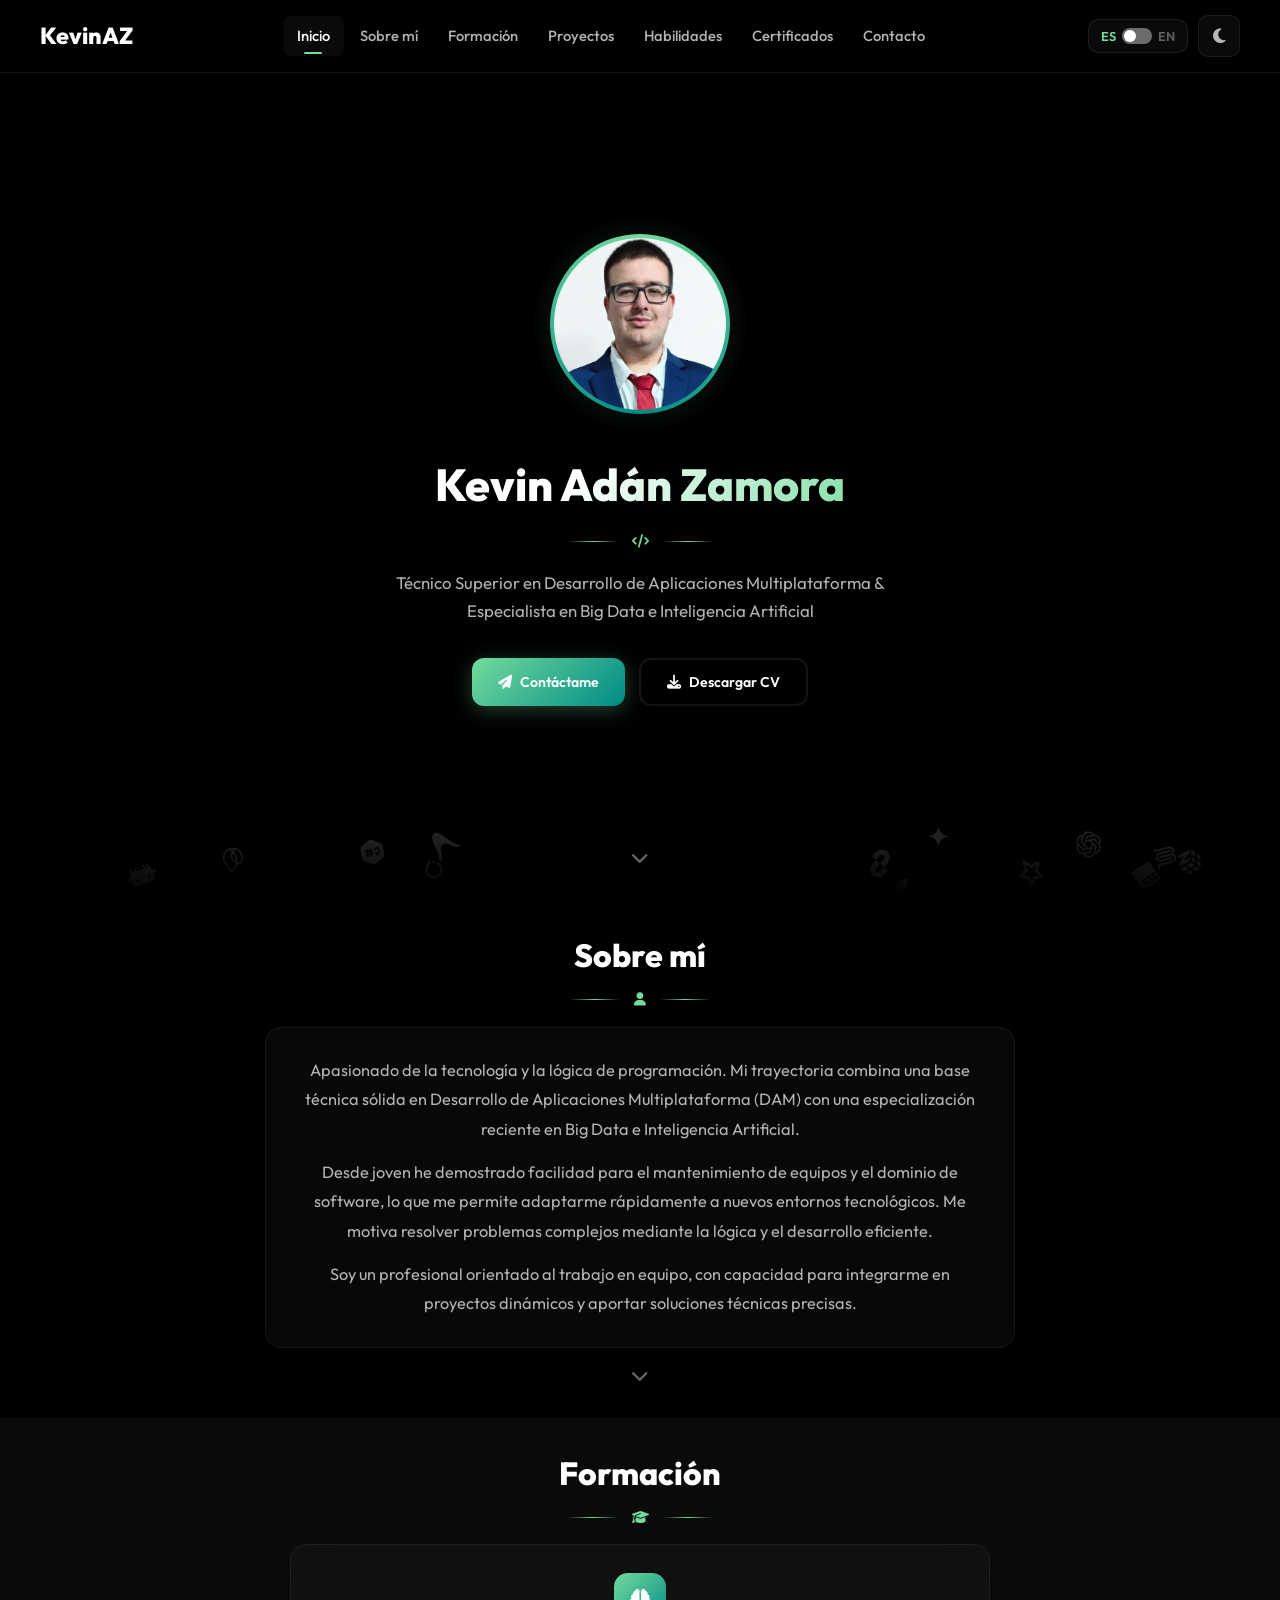
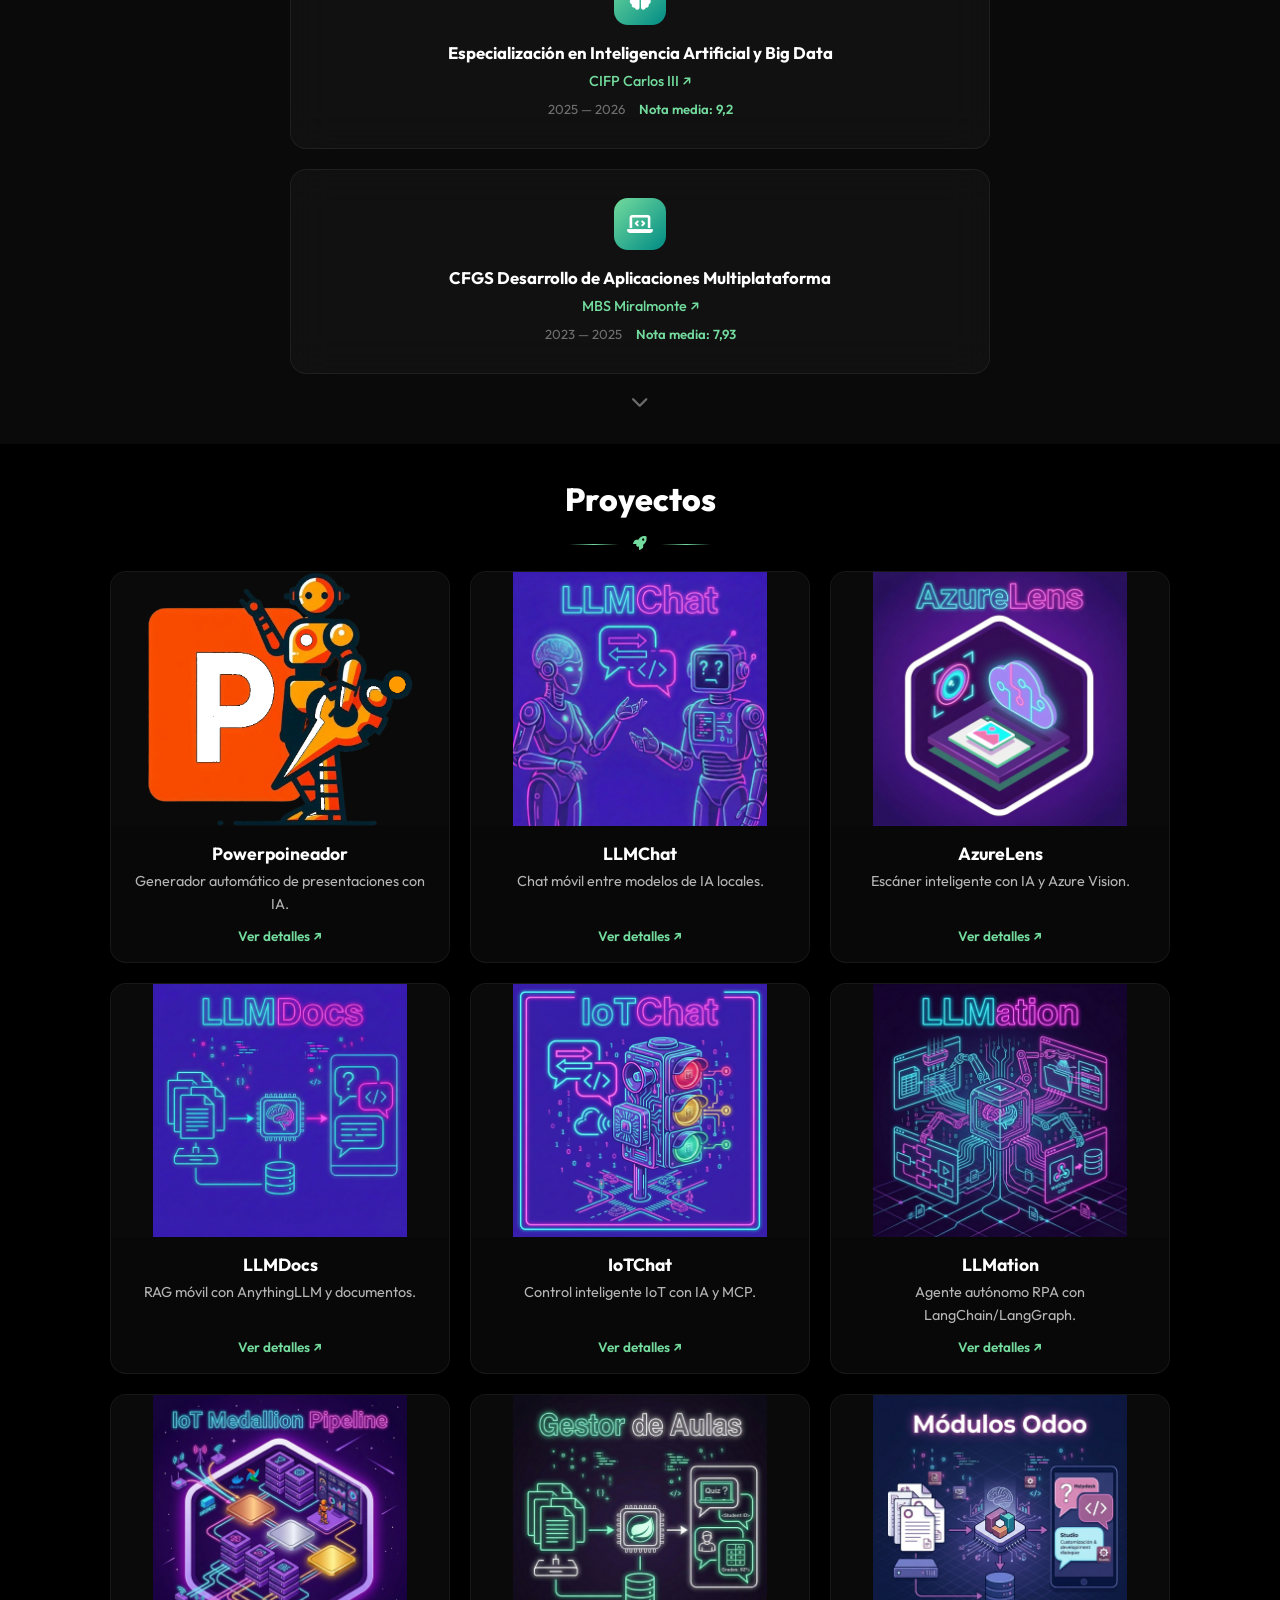
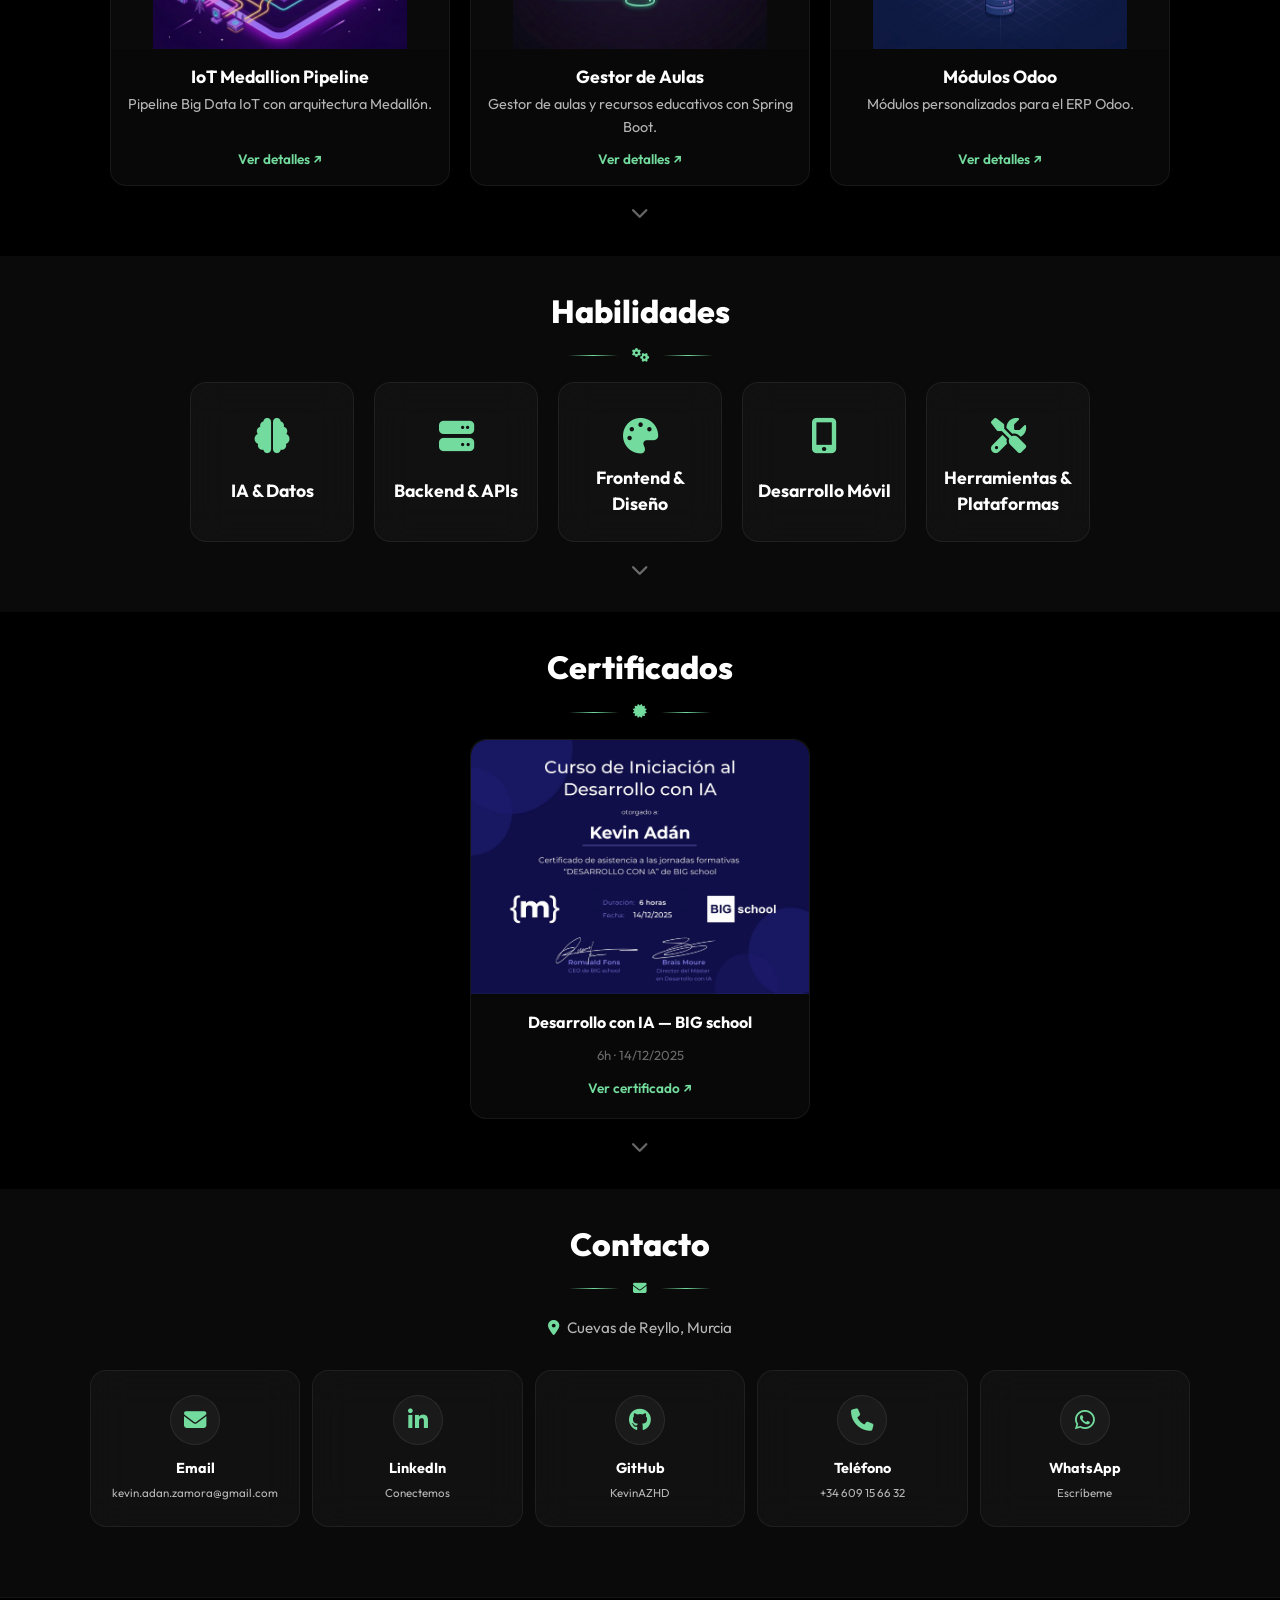
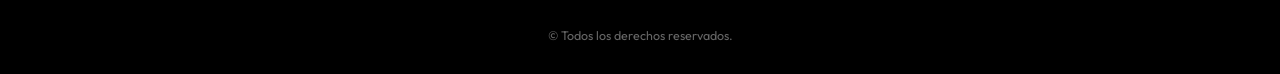
<file: index.html>
<!DOCTYPE html>
<html lang="es" data-theme="dark" class="loading-splash">

<head>
    <meta charset="UTF-8">
    <meta name="viewport" content="width=device-width, initial-scale=1.0">
    <title>KevinAZ - Portafolio</title>

    <!-- Preferencias iniciales: evita parpadeos antes de cargar el JS principal. -->
    <script>
        (function () {
            try {
                var root = document.documentElement;
                var theme = localStorage.getItem('theme');
                var lang = localStorage.getItem('lang');

                if (theme === 'light' || theme === 'dark') {
                    root.setAttribute('data-theme', theme);
                }

                if (lang === 'en') {
                    document.title = 'KevinAZ - Portfolio';
                    root.lang = 'en';

                    var foucStyle = document.createElement('style');
                    foucStyle.id = 'fouc-style';
                    foucStyle.textContent = 'body { opacity: 0 !important; transition: opacity 0.2s ease; }';
                    document.head.appendChild(foucStyle);
                }
            } catch (_) { }
        })();
    </script>

    <!-- Datos para SEO -->
    <meta name="description"
        content="Portafolio de Kevin Adán Zamora, Técnico Superior en DAM y Especialista en Big Data e IA." />
    <meta name="author" content="Kevin Adán Zamora" />
    <meta name="theme-color" content="#0a0a0a" />
    <link rel="canonical" href="https://kevinazhd.github.io/" />

    <!-- Datos para compartir -->
    <meta property="og:type" content="website" />
    <meta property="og:locale" content="es_ES" />
    <meta property="og:site_name" content="KevinAZ - Portafolio" />
    <meta property="og:title" content="KevinAZ - Portafolio" />
    <meta property="og:description"
        content="Portafolio de Kevin Adán Zamora, Técnico Superior en DAM y Especialista en Big Data e IA." />
    <meta property="og:url" content="https://kevinazhd.github.io/" />
    <meta property="og:image" content="https://kevinazhd.github.io/assets/cv_foto.png" />
    <meta property="og:image:secure_url" content="https://kevinazhd.github.io/assets/cv_foto.png" />
    <meta property="og:image:type" content="image/png" />
    <meta property="og:image:width" content="610" />
    <meta property="og:image:height" content="610" />
    <meta property="og:image:alt" content="Kevin Adán Zamora - Portafolio" />

    <!-- Tarjeta de Twitter -->
    <meta name="twitter:card" content="summary_large_image" />
    <meta name="twitter:title" content="KevinAZ - Portafolio" />
    <meta name="twitter:description"
        content="Portafolio de Kevin Adán Zamora, Técnico Superior en DAM y Especialista en Big Data e IA." />
    <meta name="twitter:image" content="https://kevinazhd.github.io/assets/cv_foto.png" />
    <meta name="twitter:image:alt" content="Kevin Adán Zamora - Portafolio" />
    <link rel="icon" type="image/png" href="images/favicon.png">
    <link rel="preconnect" href="https://fonts.googleapis.com">
    <link rel="preconnect" href="https://fonts.gstatic.com" crossorigin>
    <!-- Precarga de iconos de la pantalla de carga para aparición instantánea -->
    <link rel="preload" as="image" href="images/icons/googlegemini.svg" type="image/svg+xml">
    <link rel="preload" as="image" href="images/icons/claude.svg" type="image/svg+xml">
    <link rel="preload" as="image" href="images/icons/claudecode.svg" type="image/svg+xml">
    <link rel="preload" as="image" href="images/icons/perplexity.svg" type="image/svg+xml">
    <link rel="preload" as="image" href="images/icons/cursor.svg" type="image/svg+xml">
    <link rel="preload" as="image" href="images/icons/openai.svg" type="image/svg+xml">
    <link rel="preload" as="image" href="images/icons/codex.svg" type="image/svg+xml">
    <link rel="preload" as="image" href="images/icons/antigravity.svg" type="image/svg+xml">
    <link href="https://fonts.googleapis.com/css2?family=Outfit:wght@300;400;500;600;700;800;900&display=swap"
        rel="stylesheet">
    <link rel="stylesheet" href="https://cdnjs.cloudflare.com/ajax/libs/font-awesome/6.5.1/css/all.min.css">
    <link rel="stylesheet" href="css/styles.css">
</head>

<body class="loading-splash">
    <!-- Pantalla de carga -->
    <div id="splashScreen" class="splash-screen">
        <div class="splash-content">
            <img id="splashIcon" src="" alt="AI Icon" class="splash-icon">
            <h2 class="splash-text" data-es="Generando portafolio..." data-en="Generating portfolio...">Generando
                portafolio...</h2>
            <div class="splash-loader"></div>
        </div>
    </div>
    <script>
        (function () {
            var splashIcons = [
                'images/icons/googlegemini.svg',
                'images/icons/claude.svg',
                'images/icons/claudecode.svg',
                'images/icons/perplexity.svg',
                'images/icons/cursor.svg',
                'images/icons/openai.svg',
                'images/icons/codex.svg',
                'images/icons/antigravity.svg'
            ];

            document.getElementById('splashIcon').src = splashIcons[Math.floor(Math.random() * splashIcons.length)];

            try {
                if (localStorage.getItem('lang') === 'en') {
                    var splashText = document.querySelector('.splash-text');
                    splashText.textContent = splashText.getAttribute('data-en');
                }
            } catch (_) { }
        })();
    </script>

    <!-- Navegación -->
    <nav class="navbar" id="navbar">
        <div class="nav-container">
            <a href="#hero" class="nav-logo">KevinAZ</a>

            <ul class="nav-menu" id="navMenu">
                <li><a href="#hero" class="nav-link active" data-es="Inicio" data-en="Home">Inicio</a></li>
                <li><a href="#about" class="nav-link" data-es="Sobre mí" data-en="About">Sobre mí</a></li>
                <li><a href="#education" class="nav-link" data-es="Formación" data-en="Education">Formación</a></li>
                <li><a href="#projects" class="nav-link" data-es="Proyectos" data-en="Projects">Proyectos</a></li>
                <li><a href="#skills" class="nav-link" data-es="Habilidades" data-en="Skills">Habilidades</a></li>
                <li><a href="#certs" class="nav-link" data-es="Certificados" data-en="Certifications">Certificados</a>
                </li>
                <li><a href="#contact" class="nav-link" data-es="Contacto" data-en="Contact">Contacto</a></li>
            </ul>

            <div class="nav-actions">
                <button class="lang-toggle" id="langToggle" type="button" aria-label="Cambiar idioma">
                    <span class="lang-label active-lang" id="langEs">ES</span>
                    <span class="toggle-track" aria-hidden="true">
                        <span class="toggle-thumb"></span>
                    </span>
                    <span class="lang-label" id="langEn">EN</span>
                </button>

                <button class="theme-toggle" id="themeToggle" type="button" aria-label="Cambiar tema">
                    <i class="fas fa-moon" id="themeIcon"></i>
                </button>

                <button class="hamburger" id="hamburger" type="button" aria-label="Abrir menú" aria-controls="navMenu"
                    aria-expanded="false">
                    <span></span>
                    <span></span>
                    <span></span>
                </button>
            </div>
        </div>
    </nav>

    <main>
        <!-- Hero -->
        <section class="hero" id="hero">
            <div class="particles" id="particles"></div>

            <div class="hero-content">
                <div class="avatar-wrapper">
                    <div class="avatar-ring"></div>
                    <div class="avatar">
                        <img src="images/foto.png" alt="Kevin Adán Zamora">
                    </div>
                    <div class="avatar-glow"></div>
                </div>

                <h1 class="hero-name">Kevin Adán Zamora</h1>
                <div class="divider">
                    <span class="divider-line"></span>
                    <i class="fas fa-code divider-icon"></i>
                    <span class="divider-line"></span>
                </div>

                <p class="hero-subtitle"
                    data-es="Técnico Superior en Desarrollo de Aplicaciones Multiplataforma &amp; Especialista en Big Data e Inteligencia Artificial"
                    data-en="Higher Technician in Multiplatform Application Development &amp; Big Data and Artificial Intelligence Specialist">
                    Técnico Superior en Desarrollo de Aplicaciones Multiplataforma &amp; Especialista en Big Data e
                    Inteligencia Artificial
                </p>

                <div class="hero-buttons">
                    <a href="#contact" class="btn btn-primary" data-es="Contáctame" data-en="Contact Me">
                        <i class="fas fa-paper-plane"></i> Contáctame
                    </a>
                    <a href="assets/CV_Kevin_Adán_Zamora.pdf" class="btn btn-outline" data-es="Descargar CV"
                        data-en="Download CV" download="CV_Kevin_Adán_Zamora.pdf">
                        <i class="fas fa-download"></i> Descargar CV
                    </a>
                </div>
            </div>

            <a href="#about" class="scroll-down" aria-label="Bajar a sobre mí">
                <i class="fas fa-chevron-down"></i>
            </a>
        </section>

        <!-- Sobre mí -->
        <section class="section" id="about">
            <div class="container">
                <h2 class="section-title" data-es="Sobre mí" data-en="About Me">Sobre mí</h2>
                <div class="divider">
                    <span class="divider-line"></span>
                    <i class="fas fa-user divider-icon-static"></i>
                    <span class="divider-line"></span>
                </div>

                <div class="about-card card">
                    <p data-es="Apasionado de la tecnología y la lógica de programación. Mi trayectoria combina una base técnica sólida en Desarrollo de Aplicaciones Multiplataforma (DAM) con una especialización reciente en Big Data e Inteligencia Artificial."
                        data-en="Passionate about technology and programming logic. My career combines a solid technical foundation in Multiplatform Application Development (DAM) with a recent specialization in Big Data and Artificial Intelligence.">
                        Apasionado de la tecnología y la lógica de programación. Mi trayectoria combina una base técnica
                        sólida en Desarrollo de Aplicaciones Multiplataforma (DAM) con una especialización reciente en
                        Big Data e Inteligencia Artificial.
                    </p>
                    <p data-es="Desde joven he demostrado facilidad para el mantenimiento de equipos y el dominio de software, lo que me permite adaptarme rápidamente a nuevos entornos tecnológicos. Me motiva resolver problemas complejos mediante la lógica y el desarrollo eficiente."
                        data-en="Since a young age, I've shown aptitude for hardware maintenance and software mastery, allowing me to quickly adapt to new technological environments. I'm driven by solving complex problems through logic and efficient development.">
                        Desde joven he demostrado facilidad para el mantenimiento de equipos y el dominio de software,
                        lo que me permite adaptarme rápidamente a nuevos entornos tecnológicos. Me motiva resolver
                        problemas complejos mediante la lógica y el desarrollo eficiente.
                    </p>
                    <p data-es="Soy un profesional orientado al trabajo en equipo, con capacidad para integrarme en proyectos dinámicos y aportar soluciones técnicas precisas."
                        data-en="I am a team-oriented professional, capable of integrating into dynamic projects and providing precise technical solutions.">
                        Soy un profesional orientado al trabajo en equipo, con capacidad para integrarme en proyectos
                        dinámicos y aportar soluciones técnicas precisas.
                    </p>
                </div>
            </div>

            <a href="#education" class="scroll-down" aria-label="Bajar a formación">
                <i class="fas fa-chevron-down"></i>
            </a>
        </section>

        <!-- Formación -->
        <section class="section section-alt" id="education">
            <div class="container">
                <h2 class="section-title" data-es="Formación" data-en="Education">Formación</h2>
                <div class="divider">
                    <span class="divider-line"></span>
                    <i class="fas fa-graduation-cap divider-icon-static"></i>
                    <span class="divider-line"></span>
                </div>

                <div class="edu-list">
                    <article class="edu-card card">
                        <div class="edu-badge"><i class="fas fa-brain"></i></div>
                        <div class="edu-info">
                            <h3 data-es="Especialización en Inteligencia Artificial y Big Data"
                                data-en="Specialization in Artificial Intelligence and Big Data">
                                Especialización en Inteligencia Artificial y Big Data
                            </h3>
                            <p class="edu-school">
                                <a href="https://cifpcarlos3.es/es/cursos/Inteligencia-Artificial-y-Big-Data"
                                    target="_blank" rel="noopener">CIFP Carlos III ↗</a>
                            </p>
                            <div class="edu-meta">
                                <span>2025 — 2026</span>
                                <span class="edu-grade" data-es="Nota media: 9,2" data-en="GPA: 9.2">Nota media:
                                    9,2</span>
                            </div>
                        </div>
                    </article>

                    <article class="edu-card card">
                        <div class="edu-badge"><i class="fas fa-laptop-code"></i></div>
                        <div class="edu-info">
                            <h3 data-es="CFGS Desarrollo de Aplicaciones Multiplataforma"
                                data-en="Higher Degree in Multiplatform Application Development">
                                CFGS Desarrollo de Aplicaciones Multiplataforma
                            </h3>
                            <p class="edu-school">
                                <a href="https://colegiomiralmonte.es/oferta-educativa/formacion-profesional-fp-mbs/tecnico-superior-en-desarrollo-de-aplicaciones-multiplataforma-dam/"
                                    target="_blank" rel="noopener">MBS Miralmonte ↗</a>
                            </p>
                            <div class="edu-meta">
                                <span>2023 — 2025</span>
                                <span class="edu-grade" data-es="Nota media: 7,93" data-en="GPA: 7.93">Nota media:
                                    7,93</span>
                            </div>
                        </div>
                    </article>
                </div>
            </div>

            <a href="#projects" class="scroll-down" aria-label="Bajar a proyectos">
                <i class="fas fa-chevron-down"></i>
            </a>
        </section>

        <!-- Proyectos -->
        <section class="section" id="projects">
            <div class="container">
                <h2 class="section-title" data-es="Proyectos" data-en="Projects">Proyectos</h2>
                <div class="divider">
                    <span class="divider-line"></span>
                    <i class="fas fa-rocket divider-icon-static"></i>
                    <span class="divider-line"></span>
                </div>

                <div class="grid grid-3 projects-grid" id="projectsGrid"></div>
            </div>

            <a href="#skills" class="scroll-down" aria-label="Bajar a habilidades">
                <i class="fas fa-chevron-down"></i>
            </a>
        </section>

        <!-- Habilidades -->
        <section class="section section-alt" id="skills">
            <div class="container">
                <h2 class="section-title" data-es="Habilidades" data-en="Skills">Habilidades</h2>
                <div class="divider">
                    <span class="divider-line"></span>
                    <i class="fas fa-cogs divider-icon-static"></i>
                    <span class="divider-line"></span>
                </div>

                <div class="skills-list" id="skillsList"></div>
            </div>

            <a href="#certs" class="scroll-down" aria-label="Bajar a certificados">
                <i class="fas fa-chevron-down"></i>
            </a>
        </section>

        <!-- Certificados -->
        <section class="section" id="certs">
            <div class="container">
                <h2 class="section-title" data-es="Certificados" data-en="Certifications">Certificados</h2>
                <div class="divider">
                    <span class="divider-line"></span>
                    <i class="fas fa-certificate divider-icon-static"></i>
                    <span class="divider-line"></span>
                </div>

                <div class="grid grid-3">
                    <a href="https://drive.google.com/file/d/1I7EZd6ekuXvajn8RTZzng3aAQ3Wq_Eoq/view" target="_blank"
                        rel="noopener" class="cert-card card">
                        <img src="images/previews/cert_desarrollo_ia.png" alt="Certificado Desarrollo con IA"
                            class="cert-img">
                        <h3 data-es="Desarrollo con IA — BIG school" data-en="AI Development — BIG school">
                            Desarrollo con IA — BIG school
                        </h3>
                        <p>6h · 14/12/2025</p>
                        <span class="cert-link" data-es="Ver certificado ↗" data-en="View certificate ↗">
                            Ver certificado ↗
                        </span>
                    </a>
                </div>
            </div>

            <a href="#contact" class="scroll-down" aria-label="Bajar a contacto">
                <i class="fas fa-chevron-down"></i>
            </a>
        </section>

        <!-- Contacto -->
        <section class="section section-alt" id="contact">
            <div class="container">
                <h2 class="section-title" data-es="Contacto" data-en="Contact">Contacto</h2>
                <div class="divider">
                    <span class="divider-line"></span>
                    <i class="fas fa-envelope divider-icon-static"></i>
                    <span class="divider-line"></span>
                </div>

                <div class="contact-location">
                    <i class="fas fa-map-marker-alt"></i>
                    <span>Cuevas de Reyllo, Murcia</span>
                </div>

                <div class="contact-row">
                    <a href="mailto:kevin.adan.zamora@gmail.com" class="contact-item card">
                        <div class="contact-icon"><i class="fas fa-envelope"></i></div>
                        <h3>Email</h3>
                        <p>kevin.adan.zamora@gmail.com</p>
                    </a>
                    <a href="https://www.linkedin.com/in/kevinazhd/" target="_blank" rel="noopener"
                        class="contact-item card">
                        <div class="contact-icon"><i class="fab fa-linkedin-in"></i></div>
                        <h3>LinkedIn</h3>
                        <p data-es="Conectemos" data-en="Let's connect">Conectemos</p>
                    </a>
                    <a href="https://github.com/KevinAZHD" target="_blank" rel="noopener" class="contact-item card">
                        <div class="contact-icon"><i class="fab fa-github"></i></div>
                        <h3>GitHub</h3>
                        <p>KevinAZHD</p>
                    </a>
                    <a href="tel:+34609156632" class="contact-item card">
                        <div class="contact-icon"><i class="fas fa-phone"></i></div>
                        <h3 data-es="Teléfono" data-en="Phone">Teléfono</h3>
                        <p>+34 609 15 66 32</p>
                    </a>
                    <a href="https://wa.me/34609156632" target="_blank" rel="noopener" class="contact-item card">
                        <div class="contact-icon"><i class="fab fa-whatsapp"></i></div>
                        <h3>WhatsApp</h3>
                        <p data-es="Escríbeme" data-en="Message me">Escríbeme</p>
                    </a>
                </div>
            </div>
        </section>
    </main>

    <!-- Pie -->
    <footer class="footer">
        <div class="container">
            <p class="footer-copy" data-es="© Todos los derechos reservados." data-en="© All rights reserved.">
                © Todos los derechos reservados.
            </p>
        </div>
    </footer>

    <!-- Modal de proyecto -->
    <div class="modal-overlay" id="projectModal" aria-hidden="true">
        <div class="modal-content card">
            <button class="modal-close" id="modalClose" aria-label="Cerrar modal"><i class="fas fa-times"></i></button>
            <div id="modalBody"></div>
        </div>
    </div>

    <!-- Modal de habilidades -->
    <div class="modal-overlay" id="skillModal" aria-hidden="true">
        <div class="modal-content card">
            <button class="modal-close" id="skillModalClose" aria-label="Cerrar modal"><i
                    class="fas fa-times"></i></button>
            <div id="skillModalBody"></div>
        </div>
    </div>

    <script src="js/script.js"></script>
</body>

</html>
</file>
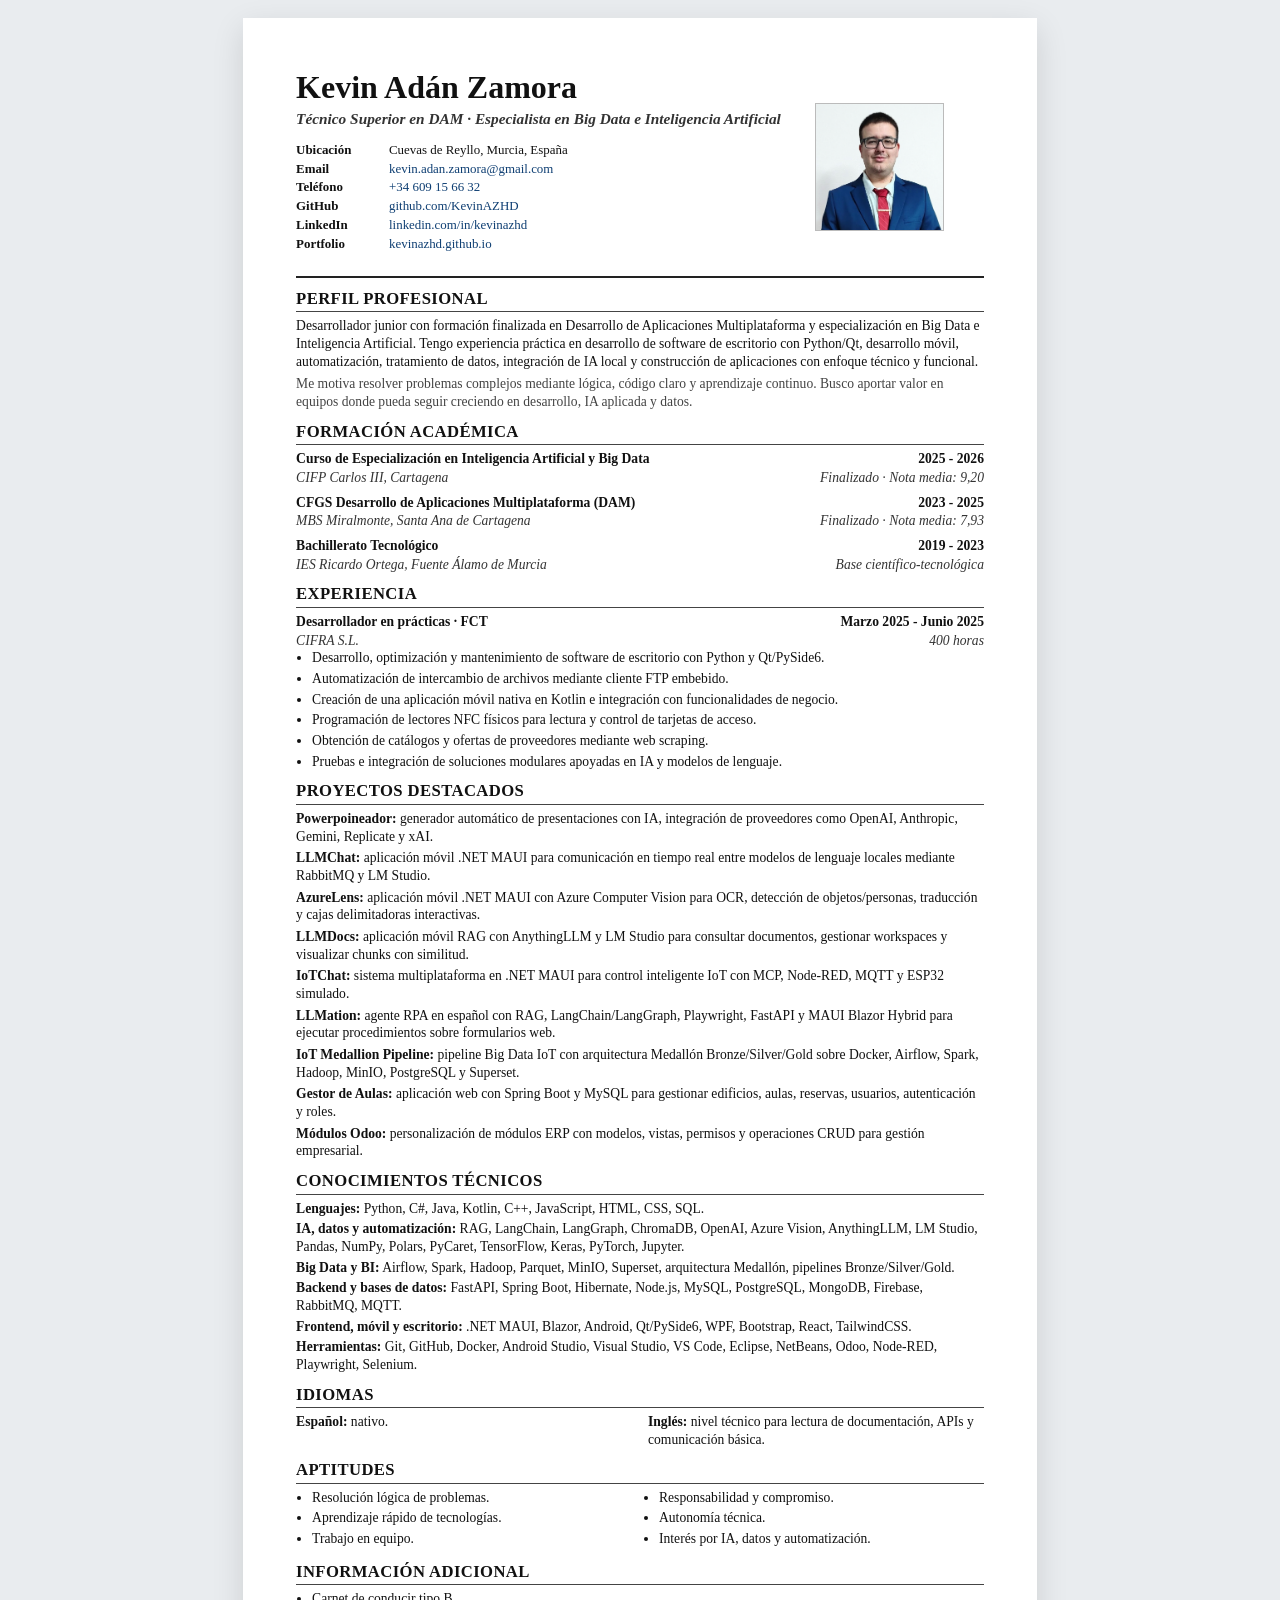
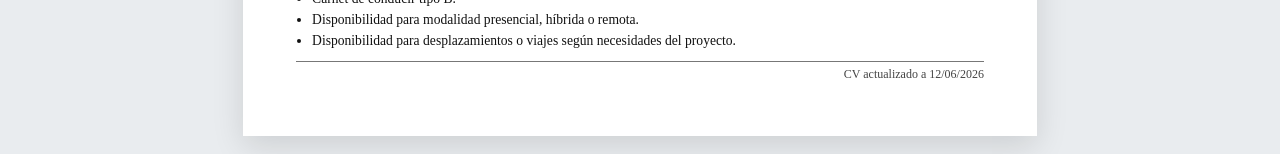
<file: assets/cv.html>
<!DOCTYPE html>
<html lang="es">

<head>
    <meta charset="UTF-8">
    <meta name="viewport" content="width=device-width, initial-scale=1.0">
    <title>CV_Kevin_Adán_Zamora</title>
    <style>
        /* Hoja A4 y base tipográfica del CV. */
        @page {
            size: A4;
            margin: 12mm;
        }

        * {
            box-sizing: border-box;
        }

        html,
        body {
            margin: 0;
            background: #e9ecef;
            color: #111;
            font-family: "Times New Roman", Times, serif;
            font-size: 10.2pt;
            line-height: 1.3;
        }

        a {
            color: #0f3f73;
            text-decoration: none;
        }

        p,
        ul {
            margin: 0;
        }

        ul {
            padding-left: 16px;
        }

        li {
            margin-bottom: 3px;
        }

        strong {
            font-weight: 700;
        }

        /* Contenedor principal: vista en pantalla y origen del PDF. */
        main {
            width: 210mm;
            min-height: 297mm;
            margin: 18px auto;
            padding: 14mm;
            background: #fff;
            box-shadow: 0 10px 30px rgba(0, 0, 0, 0.12);
        }

        main > header {
            display: grid;
            grid-template-columns: 1fr 34mm;
            gap: 12mm;
            align-items: start;
            padding-bottom: 10px;
            border-bottom: 2px solid #222;
            break-inside: avoid;
            page-break-inside: avoid;
        }

        h1 {
            margin: 0;
            font-size: 24pt;
            line-height: 1;
        }

        .headline {
            margin: 6px 0 10px;
            color: #333;
            font-size: 11.5pt;
            font-style: italic;
            font-weight: 700;
        }

        .contact {
            display: grid;
            grid-template-columns: 23mm 1fr;
            gap: 2px 6px;
            font-size: 9.7pt;
        }

        .contact dt,
        .contact dd {
            margin: 0;
        }

        .contact dt {
            font-weight: 700;
        }

        .photo {
            width: 34mm;
            height: 34mm;
            align-self: center;
            justify-self: end;
            margin-top: 3mm;
            overflow: hidden;
            border: 1.5px solid #bbb;
            background: #f4f4f4;
        }

        .photo img {
            width: 100%;
            height: 100%;
            object-fit: cover;
            object-position: 43% top;
        }

        section {
            margin-top: 10px;
        }

        section > h2 {
            margin: 0 0 5px;
            padding-bottom: 2px;
            border-bottom: 1px solid #444;
            font-size: 12.5pt;
            font-weight: 700;
            letter-spacing: 0.4px;
            text-transform: uppercase;
            break-after: avoid;
            page-break-after: avoid;
        }

        .entry {
            margin-bottom: 7px;
            break-inside: avoid;
            page-break-inside: avoid;
        }

        .entry-head,
        .entry-sub {
            display: flex;
            justify-content: space-between;
            gap: 10px;
        }

        .entry-head {
            font-weight: 700;
        }

        .entry-sub {
            margin-top: 1px;
            color: #333;
            font-style: italic;
        }

        .muted {
            color: #444;
            margin-top: 5px;
        }

        .two-cols {
            display: grid;
            grid-template-columns: 1fr 1fr;
            gap: 5px 16px;
        }

        .project-list {
            display: grid;
            gap: 4px;
        }

        .project-list article,
        .skills p,
        .compact-list li {
            break-inside: avoid;
            page-break-inside: avoid;
        }

        .skills p {
            margin-bottom: 3px;
        }

        .compact-list {
            columns: 2;
            column-gap: 22px;
        }

        .updated {
            margin-top: 12px;
            padding-top: 5px;
            border-top: 1px solid #777;
            color: #444;
            font-size: 9pt;
            text-align: right;
            break-inside: avoid;
            page-break-inside: avoid;
        }

        @media print {
            html,
            body {
                background: #fff;
            }

            main {
                width: auto;
                min-height: auto;
                margin: 0;
                padding: 0;
                box-shadow: none;
            }

            a {
                color: #111;
            }

            .contact a {
                color: #0f3f73;
            }
        }

        @media screen and (max-width: 760px) {
            body {
                background: #fff;
            }

            main {
                width: 100%;
                min-height: auto;
                margin: 0;
                padding: 18px;
                box-shadow: none;
            }

            main > header,
            .two-cols {
                grid-template-columns: 1fr;
            }

            .photo {
                order: -1;
            }

            .entry-head,
            .entry-sub {
                display: block;
            }

            .compact-list {
                columns: 1;
            }
        }
    </style>
</head>

<body>
    <main>
        <header>
            <div>
                <h1>Kevin Adán Zamora</h1>
                <p class="headline">Técnico Superior en DAM · Especialista en Big Data e Inteligencia Artificial</p>

                <dl class="contact" aria-label="Datos de contacto">
                    <dt>Ubicación</dt>
                    <dd>Cuevas de Reyllo, Murcia, España</dd>
                    <dt>Email</dt>
                    <dd><a href="mailto:kevin.adan.zamora@gmail.com">kevin.adan.zamora@gmail.com</a></dd>
                    <dt>Teléfono</dt>
                    <dd><a href="tel:+34609156632">+34 609 15 66 32</a></dd>
                    <dt>GitHub</dt>
                    <dd><a href="https://github.com/KevinAZHD">github.com/KevinAZHD</a></dd>
                    <dt>LinkedIn</dt>
                    <dd><a href="https://www.linkedin.com/in/kevinazhd/">linkedin.com/in/kevinazhd</a></dd>
                    <dt>Portfolio</dt>
                    <dd><a href="https://kevinazhd.github.io/">kevinazhd.github.io</a></dd>
                </dl>
            </div>

            <figure class="photo" aria-label="Foto de Kevin Adán Zamora">
                <img src="cv_foto.png" alt="Kevin Adán Zamora">
            </figure>
        </header>

        <section>
            <h2>Perfil profesional</h2>
            <p>
                Desarrollador junior con formación finalizada en Desarrollo de Aplicaciones Multiplataforma y
                especialización en Big Data e Inteligencia Artificial. Tengo experiencia práctica en desarrollo de
                software de escritorio con Python/Qt, desarrollo móvil, automatización, tratamiento de datos,
                integración de IA local y construcción de aplicaciones con enfoque técnico y funcional.
            </p>
            <p class="muted">
                Me motiva resolver problemas complejos mediante lógica, código claro y aprendizaje continuo. Busco
                aportar valor en equipos donde pueda seguir creciendo en desarrollo, IA aplicada y datos.
            </p>
        </section>

        <section>
            <h2>Formación académica</h2>

            <article class="entry">
                <div class="entry-head">
                    <span>Curso de Especialización en Inteligencia Artificial y Big Data</span>
                    <span>2025 - 2026</span>
                </div>
                <div class="entry-sub">
                    <span>CIFP Carlos III, Cartagena</span>
                    <span>Finalizado · Nota media: 9,20</span>
                </div>
            </article>

            <article class="entry">
                <div class="entry-head">
                    <span>CFGS Desarrollo de Aplicaciones Multiplataforma (DAM)</span>
                    <span>2023 - 2025</span>
                </div>
                <div class="entry-sub">
                    <span>MBS Miralmonte, Santa Ana de Cartagena</span>
                    <span>Finalizado · Nota media: 7,93</span>
                </div>
            </article>

            <article class="entry">
                <div class="entry-head">
                    <span>Bachillerato Tecnológico</span>
                    <span>2019 - 2023</span>
                </div>
                <div class="entry-sub">
                    <span>IES Ricardo Ortega, Fuente Álamo de Murcia</span>
                    <span>Base científico-tecnológica</span>
                </div>
            </article>
        </section>

        <section>
            <h2>Experiencia</h2>

            <article class="entry">
                <div class="entry-head">
                    <span>Desarrollador en prácticas · FCT</span>
                    <span>Marzo 2025 - Junio 2025</span>
                </div>
                <div class="entry-sub">
                    <span>CIFRA S.L.</span>
                    <span>400 horas</span>
                </div>
                <ul>
                    <li>Desarrollo, optimización y mantenimiento de software de escritorio con Python y Qt/PySide6.</li>
                    <li>Automatización de intercambio de archivos mediante cliente FTP embebido.</li>
                    <li>Creación de una aplicación móvil nativa en Kotlin e integración con funcionalidades de negocio.
                    </li>
                    <li>Programación de lectores NFC físicos para lectura y control de tarjetas de acceso.</li>
                    <li>Obtención de catálogos y ofertas de proveedores mediante web scraping.</li>
                    <li>Pruebas e integración de soluciones modulares apoyadas en IA y modelos de lenguaje.</li>
                </ul>
            </article>
        </section>

        <section>
            <h2>Proyectos destacados</h2>

            <div class="project-list">
                <article>
                    <strong>Powerpoineador:</strong> generador automático de presentaciones con IA, integración de
                    proveedores como OpenAI, Anthropic, Gemini, Replicate y xAI.
                </article>
                <article>
                    <strong>LLMChat:</strong> aplicación móvil .NET MAUI para comunicación en tiempo real entre
                    modelos de lenguaje locales mediante RabbitMQ y LM Studio.
                </article>
                <article>
                    <strong>AzureLens:</strong> aplicación móvil .NET MAUI con Azure Computer Vision para OCR,
                    detección de objetos/personas, traducción y cajas delimitadoras interactivas.
                </article>
                <article>
                    <strong>LLMDocs:</strong> aplicación móvil RAG con AnythingLLM y LM Studio para consultar
                    documentos, gestionar workspaces y visualizar chunks con similitud.
                </article>
                <article>
                    <strong>IoTChat:</strong> sistema multiplataforma en .NET MAUI para control inteligente IoT con
                    MCP, Node-RED, MQTT y ESP32 simulado.
                </article>
                <article>
                    <strong>LLMation:</strong> agente RPA en español con RAG, LangChain/LangGraph, Playwright,
                    FastAPI y MAUI Blazor Hybrid para ejecutar procedimientos sobre formularios web.
                </article>
                <article>
                    <strong>IoT Medallion Pipeline:</strong> pipeline Big Data IoT con arquitectura Medallón
                    Bronze/Silver/Gold sobre Docker, Airflow, Spark, Hadoop, MinIO, PostgreSQL y Superset.
                </article>
                <article>
                    <strong>Gestor de Aulas:</strong> aplicación web con Spring Boot y MySQL para gestionar edificios,
                    aulas, reservas, usuarios, autenticación y roles.
                </article>
                <article>
                    <strong>Módulos Odoo:</strong> personalización de módulos ERP con modelos, vistas, permisos y
                    operaciones CRUD para gestión empresarial.
                </article>
            </div>
        </section>

        <section>
            <h2>Conocimientos técnicos</h2>

            <div class="skills">
                <p><strong>Lenguajes:</strong> Python, C#, Java, Kotlin, C++, JavaScript, HTML, CSS, SQL.</p>
                <p><strong>IA, datos y automatización:</strong> RAG, LangChain, LangGraph, ChromaDB, OpenAI, Azure
                    Vision, AnythingLLM, LM Studio, Pandas, NumPy, Polars, PyCaret, TensorFlow, Keras, PyTorch,
                    Jupyter.</p>
                <p><strong>Big Data y BI:</strong> Airflow, Spark, Hadoop, Parquet, MinIO, Superset, arquitectura
                    Medallón, pipelines Bronze/Silver/Gold.</p>
                <p><strong>Backend y bases de datos:</strong> FastAPI, Spring Boot, Hibernate, Node.js, MySQL,
                    PostgreSQL, MongoDB, Firebase, RabbitMQ, MQTT.</p>
                <p><strong>Frontend, móvil y escritorio:</strong> .NET MAUI, Blazor, Android, Qt/PySide6, WPF,
                    Bootstrap, React, TailwindCSS.</p>
                <p><strong>Herramientas:</strong> Git, GitHub, Docker, Android Studio, Visual Studio, VS Code,
                    Eclipse, NetBeans, Odoo, Node-RED, Playwright, Selenium.</p>
            </div>
        </section>

        <section>
            <h2>Idiomas</h2>
            <div class="two-cols">
                <p><strong>Español:</strong> nativo.</p>
                <p><strong>Inglés:</strong> nivel técnico para lectura de documentación, APIs y comunicación básica.</p>
            </div>
        </section>

        <section>
            <h2>Aptitudes</h2>
            <ul class="compact-list">
                <li>Resolución lógica de problemas.</li>
                <li>Aprendizaje rápido de tecnologías.</li>
                <li>Trabajo en equipo.</li>
                <li>Responsabilidad y compromiso.</li>
                <li>Autonomía técnica.</li>
                <li>Interés por IA, datos y automatización.</li>
            </ul>
        </section>

        <section>
            <h2>Información adicional</h2>
            <ul>
                <li>Carnet de conducir tipo B.</li>
                <li>Disponibilidad para modalidad presencial, híbrida o remota.</li>
                <li>Disponibilidad para desplazamientos o viajes según necesidades del proyecto.</li>
            </ul>
        </section>

        <footer class="updated">CV actualizado a 12/06/2026</footer>
    </main>
</body>

</html>
</file>
<file: css/styles.css>
/* Variables de tema y medidas globales. */
:root {
    color-scheme: dark;
    --bg: #000;
    --bg-alt: #0a0a0a;
    --card-bg: rgba(255, 255, 255, 0.04);
    --card-hover: rgba(255, 255, 255, 0.08);
    --nav-bg: rgba(0, 0, 0, 0.85);
    --border: rgba(255, 255, 255, 0.08);
    --border-hover: rgba(255, 255, 255, 0.15);
    --text: #fff;
    --text-sub: rgba(255, 255, 255, 0.7);
    --text-muted: rgba(255, 255, 255, 0.4);
    --accent: #73DB9D;
    --accent2: #008B85;
    --glow: rgba(115, 219, 157, 0.3);
    --glow-strong: rgba(115, 219, 157, 0.6);
    --glass: rgba(255, 255, 255, 0.03);
    --glass-border: rgba(255, 255, 255, 0.06);

    --font: 'Outfit', system-ui, sans-serif;
    --nav-height: 72px;
    --container: 1100px;
    --container-wide: 1200px;
    --radius-sm: 8px;
    --radius-md: 10px;
    --radius-lg: 12px;
    --radius-xl: 16px;
    --shadow-nav: 0 4px 30px rgba(0, 0, 0, 0.5);
    --transition-fast: 0.2s ease;
    --transition-base: 0.3s ease;
}

[data-theme="light"] {
    color-scheme: light;
    --bg: #fafafa;
    --bg-alt: #f0f5f0;
    --card-bg: rgba(255, 255, 255, 0.8);
    --card-hover: rgba(255, 255, 255, 0.95);
    --nav-bg: rgba(250, 250, 250, 0.9);
    --border: rgba(0, 0, 0, 0.08);
    --border-hover: rgba(0, 0, 0, 0.15);
    --text: #1a2e1a;
    --text-sub: rgba(26, 46, 26, 0.7);
    --text-muted: rgba(26, 46, 26, 0.4);
    --accent: #008B85;
    --accent2: #73DB9D;
    --glow: rgba(0, 139, 133, 0.2);
    --glow-strong: rgba(0, 139, 133, 0.4);
    --glass: rgba(255, 255, 255, 0.6);
    --glass-border: rgba(0, 0, 0, 0.06);
}

/* Base: reset pequeno y protecciones contra overflow horizontal. */
*,
*::before,
*::after {
    box-sizing: border-box;
    margin: 0;
    padding: 0;
    -webkit-tap-highlight-color: transparent;
}

html {
    width: 100%;
    max-width: 100%;
    overflow-x: hidden;
    scroll-behavior: smooth;
    scroll-padding-top: var(--nav-height);
    scrollbar-width: thin;
    scrollbar-color: var(--accent) var(--bg);
}

html.orientation-restoring,
html.orientation-restoring body {
    overflow-anchor: none;
}

html.orientation-restoring {
    scroll-behavior: auto !important;
}

body {
    width: 100%;
    max-width: 100%;
    min-width: 0;
    overflow-x: hidden;
    background: var(--bg);
    color: var(--text);
    font-family: var(--font);
    line-height: 1.6;
    letter-spacing: 0;
    transition: background-color 0.4s ease, color 0.4s ease;
}

main,
.navbar,
.footer {
    width: 100%;
    max-width: 100%;
    overflow-x: hidden;
    overflow-x: clip;
}

html.no-scroll,
body.no-scroll,
body.menu-open {
    overflow: hidden !important;
}

a {
    color: inherit;
    text-decoration: none;
}

button {
    font: inherit;
}

img {
    display: block;
    max-width: 100%;
}

::selection {
    background: var(--accent);
    color: #000;
}

:focus-visible {
    outline: 2px solid var(--accent);
    outline-offset: 4px;
}

.container {
    width: min(100% - 48px, var(--container));
    margin-inline: auto;
}

/* Scrollbars de página y modales. */
::-webkit-scrollbar {
    width: 10px;
}

::-webkit-scrollbar-track {
    background: var(--bg);
}

::-webkit-scrollbar-thumb {
    border-radius: 999px;
    background: linear-gradient(to bottom, var(--accent), var(--accent2));
}

::-webkit-scrollbar-thumb:hover {
    background: linear-gradient(to bottom, var(--accent2), var(--accent));
}

:is(#modalBody, #skillModalBody) {
    scrollbar-width: thin;
    scrollbar-color: var(--accent) transparent;
}

:is(#modalBody, #skillModalBody)::-webkit-scrollbar {
    width: 8px;
}

:is(#modalBody, #skillModalBody)::-webkit-scrollbar-track {
    background: transparent;
}

:is(#modalBody, #skillModalBody)::-webkit-scrollbar-thumb {
    border-radius: 999px;
    background: linear-gradient(to bottom, var(--accent), var(--accent2));
}

:is(#modalBody, #skillModalBody)::-webkit-scrollbar-thumb:hover {
    background: linear-gradient(to bottom, var(--accent2), var(--accent));
}

/* Pantalla de carga. */
html.loading-splash,
body.loading-splash {
    position: fixed;
    inset: 0 auto auto 0;
    width: 100vw;
    height: 100vh;
    overflow: hidden !important;
    touch-action: none;
    overscroll-behavior: none;
}

body.loading-splash::-webkit-scrollbar {
    display: none;
}

.splash-screen {
    position: fixed;
    inset: 0;
    z-index: 999999;
    display: flex;
    align-items: center;
    justify-content: center;
    background: var(--bg);
    transition: opacity 0.6s ease, visibility 0.6s ease;
}

.splash-screen.hidden {
    opacity: 0;
    visibility: hidden;
}

.splash-content {
    display: flex;
    flex-direction: column;
    align-items: center;
    gap: 20px;
    text-align: center;
    animation: pulse 2s infinite ease-in-out;
}

.splash-icon {
    width: 64px;
    height: 64px;
    object-fit: contain;
    filter: drop-shadow(0 0 10px var(--glow));
}

[data-theme="light"] .splash-icon {
    filter: invert(0.85) drop-shadow(0 0 10px var(--glow));
}

.splash-text,
.hero-name {
    background: linear-gradient(120deg, var(--text) 20%, var(--accent) 50%, var(--accent2) 80%, var(--text) 100%);
    background-clip: text;
    background-size: 200% auto;
    -webkit-background-clip: text;
    -webkit-text-fill-color: transparent;
}

.splash-text {
    color: var(--text);
    font-size: 1.5rem;
    font-weight: 700;
    animation: textGradient 3s linear infinite;
}

.splash-loader {
    position: relative;
    width: 250px;
    max-width: 80%;
    height: 4px;
    overflow: hidden;
    border-radius: 2px;
    background: var(--border);
}

.splash-loader::after {
    content: '';
    position: absolute;
    top: 0;
    left: -50%;
    width: 50%;
    height: 100%;
    background: linear-gradient(90deg, transparent, var(--accent), transparent);
    animation: loadingBar 1.5s infinite linear;
}

/* Navegación fija. */
.navbar {
    position: fixed;
    inset: 0 0 auto;
    z-index: 10000;
    border-bottom: 1px solid var(--border);
    background: var(--nav-bg);
    backdrop-filter: blur(20px);
    -webkit-backdrop-filter: blur(20px);
    transition: box-shadow var(--transition-base);
}

.navbar.scrolled {
    box-shadow: var(--shadow-nav);
}

.nav-container {
    display: flex;
    align-items: center;
    justify-content: space-between;
    width: min(100% - 48px, var(--container-wide));
    height: var(--nav-height);
    margin-inline: auto;
}

.nav-logo {
    font-size: 1.45rem;
    font-weight: 800;
    transition: opacity var(--transition-fast);
}

.nav-logo:hover {
    opacity: 0.8;
}

.nav-menu {
    display: flex;
    gap: 2px;
    list-style: none;
}

.nav-link {
    position: relative;
    display: block;
    padding: 8px 14px;
    border-radius: var(--radius-sm);
    color: var(--text-sub);
    font-size: 0.92rem;
    font-weight: 500;
    transition: background-color var(--transition-fast), color var(--transition-fast);
}

.nav-link:hover,
.nav-link.active {
    background: var(--card-bg);
    color: var(--text);
}

.nav-link.active::after {
    content: '';
    position: absolute;
    bottom: 2px;
    left: 50%;
    width: 18px;
    height: 2px;
    border-radius: 1px;
    background: var(--accent);
    transform: translateX(-50%);
}

.nav-actions {
    display: flex;
    align-items: center;
    gap: 10px;
}

.lang-toggle,
.theme-toggle {
    border: 1px solid var(--border);
    background: var(--card-bg);
    color: var(--text-sub);
    cursor: pointer;
    transition: border-color var(--transition-base);
}

.lang-toggle:hover,
.theme-toggle:hover {
    border-color: var(--border-hover);
    color: var(--text);
}

.lang-toggle {
    display: flex;
    align-items: center;
    gap: 6px;
    padding: 6px 12px;
    border-radius: var(--radius-md);
    font-size: 0.8rem;
    font-weight: 600;
}

.lang-label {
    opacity: 0.5;
    transition: none;
}

.lang-label.active-lang {
    opacity: 1;
    color: var(--accent);
}

.toggle-track {
    position: relative;
    width: 30px;
    height: 16px;
    border-radius: 8px;
    background: var(--text-muted);
    transition: background-color var(--transition-base);
}

.toggle-thumb {
    position: absolute;
    top: 2px;
    left: 2px;
    width: 12px;
    height: 12px;
    border-radius: 50%;
    background: var(--text);
    transition: transform var(--transition-base);
}

.lang-toggle.en .toggle-thumb {
    transform: translateX(14px);
}

.theme-toggle {
    display: grid;
    width: 42px;
    height: 42px;
    place-items: center;
    border-radius: var(--radius-md);
    font-size: 1.05rem;
}

.theme-toggle i {
    transition: none;
}

.hamburger {
    z-index: 100001;
    display: none;
    flex-direction: column;
    gap: 5px;
    padding: 4px;
    border: 0;
    background: transparent;
    cursor: pointer;
}

.hamburger span {
    width: 22px;
    height: 2px;
    border-radius: 2px;
    background: var(--text);
    transition: opacity var(--transition-base), transform var(--transition-base);
}

.hamburger.active span:nth-child(1) {
    transform: rotate(45deg) translate(5px, 5px);
}

.hamburger.active span:nth-child(2) {
    opacity: 0;
}

.hamburger.active span:nth-child(3) {
    transform: rotate(-45deg) translate(5px, -5px);
}

/* Hero y partículas. */
.hero {
    position: relative;
    display: flex;
    min-height: 100vh;
    min-height: 100dvh;
    flex-direction: column;
    align-items: center;
    justify-content: center;
    overflow: hidden;
    padding: 100px 24px 60px;
}

.particles {
    position: absolute;
    inset: 0;
    z-index: 0;
    pointer-events: none;
    -webkit-mask-image: linear-gradient(to top, transparent 0%, black 12%, black 88%, transparent 100%);
    mask-image: linear-gradient(to top, transparent 0%, black 12%, black 88%, transparent 100%);
}

.particles canvas {
    position: absolute;
    inset: 0;
    width: 100%;
    height: 100%;
    opacity: 0.22;
    filter: brightness(1.2) contrast(1.1);
    pointer-events: auto;
    transition: opacity var(--transition-base), filter var(--transition-base);
}

[data-theme="light"] .particles canvas {
    opacity: 0.15;
    filter: invert(0.85) brightness(0.8) contrast(1.2);
}

.hero-content {
    position: relative;
    z-index: 1;
    max-width: 700px;
    text-align: center;
}

.avatar-wrapper {
    position: relative;
    display: inline-block;
    width: 180px;
    height: 180px;
    margin-bottom: 28px;
}

.avatar-ring,
.avatar,
.avatar-glow {
    position: absolute;
    border-radius: 50%;
}

.avatar-ring {
    inset: 0;
    z-index: 1;
    background: conic-gradient(var(--accent), var(--accent2), var(--accent));
    animation: spin 2.5s linear infinite;
}

.avatar {
    inset: 4px;
    z-index: 2;
    overflow: hidden;
}

.avatar img {
    width: 100%;
    height: 100%;
    object-fit: cover;
    object-position: center 20%;
    transform: scale(1.65);
    transform-origin: top center;
}

.avatar-glow {
    inset: -20px;
    z-index: -1;
    background: radial-gradient(circle, var(--glow) 0%, transparent 70%);
    animation: pulse 3s ease-in-out infinite;
}

.hero-name {
    margin-bottom: 14px;
    font-size: 2.8rem;
    font-weight: 800;
    letter-spacing: 0;
    animation: textGradient 5s linear infinite;
}

.hero-subtitle {
    max-width: 540px;
    margin: 0 auto 32px;
    color: var(--text-sub);
    font-size: 1.05rem;
    line-height: 1.7;
}

.hero-buttons {
    display: flex;
    flex-wrap: wrap;
    justify-content: center;
    gap: 14px;
}

.scroll-down {
    position: absolute;
    bottom: 28px;
    left: 50%;
    z-index: 1;
    color: var(--text-muted);
    font-size: 1.1rem;
    transform: translateX(-50%);
    animation: bounce 2s infinite;
}

/* Componentes compartidos. */
.divider {
    display: flex;
    align-items: center;
    justify-content: center;
    gap: 14px;
    margin-bottom: 20px;
}

.divider-line {
    width: 50px;
    height: 1px;
    background: linear-gradient(90deg, transparent, var(--accent), transparent);
}

.divider-icon,
.divider-icon-static {
    color: var(--accent);
    font-size: 0.85rem;
}

.divider-icon {
    animation: spin 8s linear infinite;
}

.section {
    position: relative;
    padding: 30px 0 70px;
}

.section-alt {
    background: var(--bg-alt);
}

.section-title {
    margin-bottom: 12px;
    font-size: 2rem;
    font-weight: 800;
    letter-spacing: 0;
    text-align: center;
}

.grid {
    display: grid;
    gap: 20px;
}

.grid-3 {
    grid-template-columns: repeat(auto-fit, minmax(280px, 340px));
    justify-content: center;
}

.card {
    position: relative;
    padding: 28px;
    border: 1px solid var(--glass-border);
    border-radius: var(--radius-xl);
    background: var(--glass);
    backdrop-filter: blur(20px);
    -webkit-backdrop-filter: blur(20px);
    transition: background-color var(--transition-base), border-color var(--transition-base),
        box-shadow var(--transition-base), transform var(--transition-base);
}

@media (hover: hover) {
    .card:hover {
        border-color: var(--accent);
        background: var(--card-hover);
        box-shadow: 0 10px 30px var(--glow);
        transform: translateY(-8px);
    }
}

.card h3 {
    margin-bottom: 6px;
    font-size: 1.1rem;
    font-weight: 700;
}

.card p {
    color: var(--text-sub);
    font-size: 0.9rem;
}

.card-icon {
    margin-bottom: 16px;
    color: var(--accent);
    font-size: 2.2rem;
}

.btn {
    display: inline-flex;
    align-items: center;
    justify-content: center;
    gap: 8px;
    padding: 11px 26px;
    border: 0;
    border-radius: var(--radius-lg);
    cursor: pointer;
    font-size: 0.88rem;
    font-weight: 600;
    transition: border-color var(--transition-base), box-shadow var(--transition-base),
        color var(--transition-base), transform var(--transition-base);
}

.btn-primary {
    background: linear-gradient(135deg, var(--accent), var(--accent2));
    box-shadow: 0 4px 20px var(--glow);
    color: #fff;
}

@media (hover: hover) {
    .btn-primary:hover {
        box-shadow: 0 8px 30px var(--glow-strong);
        transform: translateY(-2px);
    }
}

.btn-outline {
    border: 2px solid var(--border);
    background: transparent;
    color: var(--text);
}

@media (hover: hover) {
    .btn-outline:hover {
        border-color: var(--accent);
        color: var(--accent);
        transform: translateY(-2px);
    }
}

/* Sobre mi. */
.about-card {
    max-width: 750px;
    margin-inline: auto;
}

.about-card p {
    margin-bottom: 14px;
    color: var(--text-sub);
    font-size: 1.02rem;
    line-height: 1.8;
    text-align: center;
}

.about-card p:last-child {
    margin-bottom: 0;
}

/* Formación. */
.edu-list {
    display: flex;
    max-width: 700px;
    flex-direction: column;
    gap: 20px;
    margin-inline: auto;
}

.edu-card {
    display: flex;
    flex-direction: column;
    align-items: center;
    gap: 15px;
    text-align: center;
}

.edu-badge {
    display: grid;
    flex: 0 0 52px;
    width: 52px;
    height: 52px;
    place-items: center;
    border-radius: 14px;
    background: linear-gradient(135deg, var(--accent), var(--accent2));
    color: #fff;
    font-size: 1.3rem;
}

.edu-info {
    flex: 1;
}

.edu-info h3 {
    margin-bottom: 3px;
    font-size: 1.05rem;
    font-weight: 700;
}

.edu-school {
    margin-bottom: 6px;
}

.edu-school a {
    color: var(--accent);
    font-size: 0.9rem;
    font-weight: 500;
    transition: opacity var(--transition-fast);
}

.edu-school a:hover {
    opacity: 0.8;
    text-decoration: underline;
}

.edu-meta {
    display: flex;
    flex-wrap: wrap;
    justify-content: center;
    gap: 14px;
    color: var(--text-muted);
    font-size: 0.82rem;
}

.edu-grade {
    color: var(--accent);
    font-weight: 600;
}

/* Proyectos. */
.projects-grid {
    display: flex;
    flex-wrap: wrap;
    align-items: stretch;
    justify-content: center;
}

.projects-grid>.project-card {
    flex: 1 1 280px;
    max-width: 340px;
}

.project-card {
    display: flex;
    flex-direction: column;
    overflow: hidden;
    padding: 0;
    cursor: pointer;
}

.project-img,
.cert-img {
    width: 100%;
    height: auto;
    aspect-ratio: 4 / 3;
    border-radius: var(--radius-xl) var(--radius-xl) 0 0;
    background: var(--bg-alt);
    object-fit: contain;
    transition: transform var(--transition-base);
}

.project-info {
    display: flex;
    flex: 1;
    flex-direction: column;
    padding: 14px;
    text-align: center;
}

.project-info h3 {
    margin-bottom: 2px;
}

.project-info p {
    margin-bottom: 6px;
}

.project-info .cert-link {
    padding: 4px 0 0;
    text-align: center;
}

.project-stats {
    position: absolute;
    inset: 14px 14px auto;
    z-index: 2;
    display: flex;
    justify-content: space-between;
    pointer-events: none;
}

.stat-badge {
    display: inline-flex;
    align-items: center;
    gap: 6px;
    padding: 6px 10px;
    border: 1px solid rgba(255, 255, 255, 0.15);
    border-radius: var(--radius-md);
    background: rgba(0, 0, 0, 0.35);
    color: #fff;
    font-size: 0.85rem;
    font-weight: 700;
    backdrop-filter: blur(12px) saturate(150%);
    -webkit-backdrop-filter: blur(12px) saturate(150%);
    pointer-events: auto;
}

.stat-badge[hidden] {
    display: none;
}

.stat-stars {
    margin-left: auto;
}

.stat-stars i {
    color: #fbbf24;
}

.stat-forks i {
    color: var(--accent);
}

/* Habilidades. */
.skills-grid {
    display: grid;
    grid-template-columns: repeat(auto-fit, minmax(min(145px, 100%), 1fr));
    gap: 20px;
    max-width: 900px;
    margin-inline: auto;
}

.skills-grid .skill-card {
    display: flex;
    width: 100%;
    min-width: 0;
    min-height: 160px;
    flex-direction: column;
    align-items: center;
    overflow: hidden;
    margin: 0;
    padding: 24px 12px;
    text-align: center;
    word-break: break-word;
    cursor: pointer;
}

.skills-grid .skill-card .card-icon {
    display: flex;
    flex: 1;
    align-items: center;
    justify-content: center;
    width: 100%;
    margin-bottom: 0;
}

.skills-grid .skill-card h3 {
    display: flex;
    align-items: center;
    justify-content: center;
    max-width: 100%;
    min-height: 3em;
    margin-bottom: 0;
    overflow-wrap: break-word;
    line-height: 1.5;
    text-align: center;
}

@media (hover: hover) {
    .skills-grid .skill-card:hover {
        border-color: var(--accent);
        box-shadow: 0 10px 30px var(--glow);
        transform: translateY(-4px);
    }
}

.skill-item {
    display: flex;
    flex: 1 1 calc(20% - 10px);
    align-items: center;
    justify-content: center;
    min-width: 80px;
    max-width: calc(20% - 10px);
    padding: 20px;
    border: 1px solid var(--glass-border);
    border-radius: var(--radius-lg);
    background: var(--glass);
    text-align: center;
    transition: background-color var(--transition-base), border-color var(--transition-base),
        box-shadow var(--transition-base), transform var(--transition-base);
}

@media (hover: hover) {
    .skill-item:hover {
        border-color: var(--accent);
        background: var(--accent);
        box-shadow: 0 0 20px var(--glow);
        transform: translateY(-4px);
    }
}

.skill-icon {
    width: 48px;
    height: 48px;
    object-fit: contain;
    transition: filter var(--transition-base), transform var(--transition-base);
}

.skill-icon--wordmark {
    width: min(132px, 100%);
}

[data-theme="light"] img.skill-icon {
    filter: invert(0.85);
}

.skill-item:hover .skill-icon,
[data-theme="light"] .skill-item:hover img.skill-icon {
    filter: brightness(0) invert(1);
}

.skill-item:hover .skill-icon {
    color: #fff;
    transform: scale(1.18);
}

/* Certificados. */
.cert-card {
    display: flex;
    height: 100%;
    flex-direction: column;
    overflow: hidden;
    padding: 0;
    text-align: center;
}

.cert-card h3 {
    padding: 16px 20px 4px;
    font-size: 1rem;
}

.cert-card p {
    padding-inline: 20px;
    color: var(--text-muted);
    font-size: 0.82rem;
}

.cert-link {
    display: block;
    margin-top: auto;
    padding: 12px 20px 18px;
    color: var(--accent);
    font-size: 0.85rem;
    font-weight: 600;
}

/* Contacto. */
.contact-location {
    display: flex;
    align-items: center;
    justify-content: center;
    gap: 8px;
    margin-bottom: 30px;
    color: var(--text-sub);
    font-size: 0.95rem;
    text-align: center;
}

.contact-location i {
    color: var(--accent);
}

.contact-row {
    display: flex;
    justify-content: center;
    gap: 12px;
    max-width: var(--container);
    margin-inline: auto;
}

.contact-item {
    flex: 1 1 0;
    min-width: 0;
    padding: 24px 8px;
    text-align: center;
}

.contact-icon {
    display: grid;
    width: 50px;
    height: 50px;
    place-items: center;
    margin: 0 auto 12px;
    border: 1px solid var(--border);
    border-radius: 50%;
    background: var(--card-bg);
    color: var(--accent);
    font-size: 1.4rem;
    transition: background-color var(--transition-base), border-color var(--transition-base),
        box-shadow var(--transition-base), color var(--transition-base);
}

@media (hover: hover) {
    .contact-item:hover .contact-icon {
        border-color: var(--accent);
        background: var(--accent);
        box-shadow: 0 0 20px var(--glow);
        color: #fff;
    }
}

.contact-item h3 {
    margin-bottom: 4px;
    font-size: 0.9rem;
    font-weight: 700;
}

.contact-item p {
    overflow: hidden;
    color: var(--text-sub);
    font-size: 0.72rem;
    text-overflow: ellipsis;
    white-space: nowrap;
}

/* Pie. */
.footer {
    border-top: 1px solid var(--border);
    background: var(--bg);
    padding: 28px 0;
    text-align: center;
}

.footer-copy {
    color: var(--text-muted);
    font-size: 0.78rem;
}

/* Modales. */
.modal-overlay {
    position: fixed;
    inset: 0;
    z-index: 20000;
    display: flex;
    align-items: center;
    justify-content: center;
    overflow: hidden;
    padding: 20px;
    background: rgba(0, 0, 0, 0.8);
    opacity: 0;
    visibility: hidden;
    backdrop-filter: blur(5px);
    transition: opacity var(--transition-base), visibility var(--transition-base);
}

.modal-overlay.active {
    opacity: 1;
    visibility: visible;
}

.modal-content {
    position: relative;
    z-index: 1;
    display: flex;
    width: min(100%, 800px);
    max-width: 800px;
    max-height: 90vh;
    max-height: min(90vh, 90dvh);
    flex-direction: column;
    overflow: hidden;
    padding: 40px;
    text-align: center;
    transform: translateY(20px);
    transition: transform var(--transition-base);
}

.modal-content::before {
    content: "";
    position: absolute;
    inset: 0;
    z-index: -1;
    background-image: var(--modal-bg);
    background-position: top;
    background-size: cover;
    opacity: 0.15;
    pointer-events: none;
}

.modal-overlay.active .modal-content {
    transform: translateY(0);
}

.modal-close {
    position: absolute;
    top: 20px;
    right: 20px;
    z-index: 10;
    display: grid;
    width: 36px;
    height: 36px;
    place-items: center;
    border: 1px solid var(--border);
    border-radius: 50%;
    background: var(--card-bg);
    color: var(--text);
    cursor: pointer;
    transition: background-color var(--transition-fast), border-color var(--transition-fast),
        color var(--transition-fast), transform var(--transition-fast);
}

.modal-close:hover {
    border-color: var(--accent);
    background: var(--accent);
    color: #fff;
    transform: rotate(90deg);
}

#modalBody,
#skillModalBody {
    flex: 1;
    min-height: 0;
    overflow-x: hidden;
    overflow-y: auto;
    padding-right: 5px;
    scrollbar-gutter: stable;
}

#skillModalBody {
    overflow-x: clip;
}

.modal-body-title,
.skill-modal-title {
    font-size: 1.8rem;
    font-weight: 800;
    text-align: center;
}

.modal-body-title {
    margin-bottom: 12px;
    color: var(--accent);
}

.skill-modal-title {
    margin-bottom: 20px;
}

.modal-body-desc {
    margin-bottom: 24px;
    color: var(--text-sub);
    font-size: 1.05rem;
}

.modal-tech {
    margin-bottom: 24px;
}

.modal-tech h4 {
    margin-bottom: 12px;
    font-size: 1.1rem;
}

.modal-tech-list,
.modal-skills-row {
    display: flex;
    flex-wrap: wrap;
    justify-content: center;
}

.modal-tech-list {
    gap: 12px;
}

.modal-skills-row {
    width: 100%;
    gap: 10px;
    padding: 10px;
}

.modal-skills-row .skill-item {
    display: flex;
    flex: 0 0 64px;
    align-items: center;
    justify-content: center;
    max-width: 64px;
    min-width: 0;
    aspect-ratio: 1;
    margin: 0;
    padding: 10px;
}

.modal-skills-row .skill-item img {
    width: 100%;
    height: 100%;
    object-fit: contain;
}

.modal-tech-item {
    display: flex;
    align-items: center;
    gap: 8px;
    padding: 6px 12px;
    border: 1px solid var(--border);
    border-radius: var(--radius-sm);
    background: var(--card-bg);
    font-size: 0.9rem;
    transition: background-color var(--transition-base), border-color var(--transition-base);
}

.modal-tech-item:hover {
    border-color: var(--accent);
    background: var(--accent);
    color: #fff;
}

.modal-tech-item img {
    width: 20px;
    height: 20px;
    object-fit: contain;
    transition: filter var(--transition-base);
}

.modal-tech-item:hover img,
[data-theme="light"] .modal-tech-item:hover img {
    filter: brightness(0) invert(1);
}

[data-theme="light"] .modal-tech-item img {
    filter: invert(0.85);
}

.modal-actions {
    margin-top: 20px;
}

/* Animaciones de entrada y movimiento. */
.fade-up {
    opacity: 0;
    transform: translateY(25px);
    transition: opacity 0.5s ease, transform 0.5s ease;
}

.fade-up.visible {
    opacity: 1;
    transform: translateY(0);
}

@keyframes loadingBar {
    0% {
        left: -50%;
    }

    100% {
        left: 100%;
    }
}

@keyframes spin {
    to {
        transform: rotate(360deg);
    }
}

@keyframes pulse {

    0%,
    100% {
        opacity: 0.5;
        transform: scale(1);
    }

    50% {
        opacity: 0.8;
        transform: scale(1.1);
    }
}

@keyframes textGradient {
    0% {
        background-position: 200% center;
    }

    50% {
        background-position: 100% center;
    }

    100% {
        background-position: 0% center;
    }
}

@keyframes bounce {

    0%,
    100% {
        transform: translateX(-50%) translateY(0);
    }

    50% {
        transform: translateX(-50%) translateY(10px);
    }
}

@media (prefers-reduced-motion: reduce) {

    *,
    *::before,
    *::after {
        scroll-behavior: auto !important;
        animation-duration: 0.01ms !important;
        animation-iteration-count: 1 !important;
        transition-duration: 0.01ms !important;
    }
}

/* Responsive. */
@media (max-width: 1024px) {
    .nav-menu {
        position: fixed;
        top: var(--nav-height);
        right: 0;
        left: 0;
        z-index: 100000;
        display: none;
        height: calc(100vh - var(--nav-height));
        height: calc(100dvh - var(--nav-height));
        flex-direction: column;
        align-items: center;
        justify-content: center;
        gap: 20px;
        overflow-y: auto;
        padding: 40px;
        background: var(--bg);
    }

    .nav-menu.open {
        display: flex;
    }

    .nav-link {
        padding: 10px 20px;
        font-size: 1rem;
    }

    .hamburger {
        display: flex;
    }
}

@media (max-width: 900px) {
    .contact-item {
        padding: 20px 6px;
    }

    .contact-icon {
        width: 44px;
        height: 44px;
        font-size: 1.2rem;
    }

    .contact-item h3 {
        font-size: 0.82rem;
    }

    .contact-item p {
        font-size: 0.65rem;
    }
}

@media (max-width: 768px) {
    .hero {
        padding: 80px 16px 50px;
    }

    .hero-name {
        font-size: 2rem;
    }

    .hero-subtitle {
        font-size: 0.9rem;
    }

    .avatar-wrapper {
        width: 130px;
        height: 130px;
    }

    .section {
        padding: 30px 0 70px;
    }

    .section-title {
        font-size: 1.6rem;
    }

    .grid-3 {
        grid-template-columns: 1fr;
    }

    .projects-grid>.project-card {
        max-width: 100%;
    }

    .hero-buttons {
        flex-direction: column;
        align-items: center;
    }

    .btn {
        width: 100%;
        max-width: 260px;
    }

    .skills-grid {
        grid-template-columns: repeat(2, minmax(0, 1fr));
    }

    .skills-grid .skill-card {
        min-height: 172px;
    }

    .skills-grid .skill-card:nth-child(5) {
        grid-column: 1 / -1;
    }

    .skill-item {
        flex-basis: calc(33.33% - 8px);
        max-width: calc(33.33% - 8px);
        padding: 16px;
    }

    .contact-row {
        flex-wrap: wrap;
    }

    .contact-item {
        flex: 1 1 calc(50% - 8px);
        min-width: calc(50% - 8px);
        max-width: calc(50% - 8px);
    }

    .contact-item:last-child {
        flex-basis: 100%;
        min-width: 100%;
        max-width: 100%;
    }

    .contact-item p {
        font-size: 0.72rem;
    }

    .modal-overlay {
        padding: 12px;
    }

    .modal-content {
        width: 100%;
        max-width: calc(100vw - 24px);
        max-width: calc(100dvw - 24px);
        max-height: calc(100vh - 24px);
        max-height: calc(100dvh - 24px);
        padding: 48px 14px 16px;
    }

    .modal-close {
        top: 10px;
        right: 10px;
    }

    .modal-skills-row {
        gap: 12px;
        padding: 0;
    }

    .modal-skills-row .skill-item {
        flex-basis: calc((100% - 36px) / 4);
        max-width: calc((100% - 36px) / 4);
        padding: 10px;
    }

    .skill-modal-title,
    .modal-body-title {
        font-size: 1.45rem;
        line-height: 1.2;
    }

    .skill-modal-title {
        margin-bottom: 16px;
    }

    .modal-body-desc {
        font-size: 0.92rem;
    }

    .modal-tech-list {
        gap: 8px;
    }

    .modal-tech-item {
        max-width: 100%;
        min-width: 0;
        padding: 7px 10px;
        overflow-wrap: anywhere;
        font-size: 0.82rem;
    }
}

@media (orientation: landscape) and (max-height: 560px) {
    .modal-content {
        max-height: calc(100vh - 24px);
        max-height: calc(100dvh - 24px);
        padding: 48px 56px 16px;
    }

    .modal-close {
        top: 10px;
        right: 10px;
    }

    #modalBody,
    #skillModalBody {
        padding-right: 12px;
    }
}

@media (max-width: 400px) {
    :root {
        --nav-height: 64px;
    }

    .nav-container,
    .container {
        width: min(100% - 32px, var(--container));
    }

    .hero {
        padding: 70px 12px 40px;
    }

    .hero-name {
        font-size: 1.6rem;
    }

    .hero-subtitle {
        margin-bottom: 24px;
        font-size: 0.85rem;
    }

    .avatar-wrapper {
        width: 110px;
        height: 110px;
    }

    .section {
        padding: 50px 0;
    }

    .section-title {
        font-size: 1.4rem;
    }

    .divider {
        margin-bottom: 30px;
    }

    .card {
        padding: 20px 16px;
    }

    .project-card {
        padding: 0;
    }

    .modal-content {
        padding: 48px 14px 16px;
    }

    .btn {
        padding: 10px 20px;
        font-size: 0.82rem;
    }

    .edu-badge {
        flex-basis: 44px;
        width: 44px;
        height: 44px;
        border-radius: var(--radius-lg);
        font-size: 1.1rem;
    }

    .skills-grid {
        gap: 12px;
    }

    .skills-grid .skill-card {
        min-height: 148px;
        padding: 18px 10px;
    }

    .skills-grid .skill-card h3 {
        font-size: 1rem;
        line-height: 1.45;
    }

    .skill-item {
        flex-basis: calc(50% - 6px);
        min-width: 0;
        max-width: calc(50% - 6px);
        padding: 14px;
    }

    .contact-item {
        flex: 1 1 calc(50% - 6px);
        min-width: calc(50% - 6px);
        max-width: calc(50% - 6px);
    }

    .contact-item:last-child {
        flex-basis: 100%;
        min-width: 100%;
        max-width: 100%;
    }

    .contact-icon {
        width: 42px;
        height: 42px;
        font-size: 1.2rem;
    }
}

/* Estados globales que deben ganar al hover normal. */
@media (hover: hover) {

    .about-card:hover,
    .edu-card:hover,
    .project-card:hover,
    .cert-card:hover,
    .contact-item:hover {
        transform: translateY(-4px);
    }
}

body.no-scroll .card:not(.modal-content) {
    border-color: var(--glass-border) !important;
    background: var(--glass) !important;
    box-shadow: none !important;
    transform: none !important;
    pointer-events: none !important;
}

body.particle-dragging * {
    pointer-events: none !important;
}

body.particle-dragging .particles canvas {
    pointer-events: auto !important;
}
</file>
